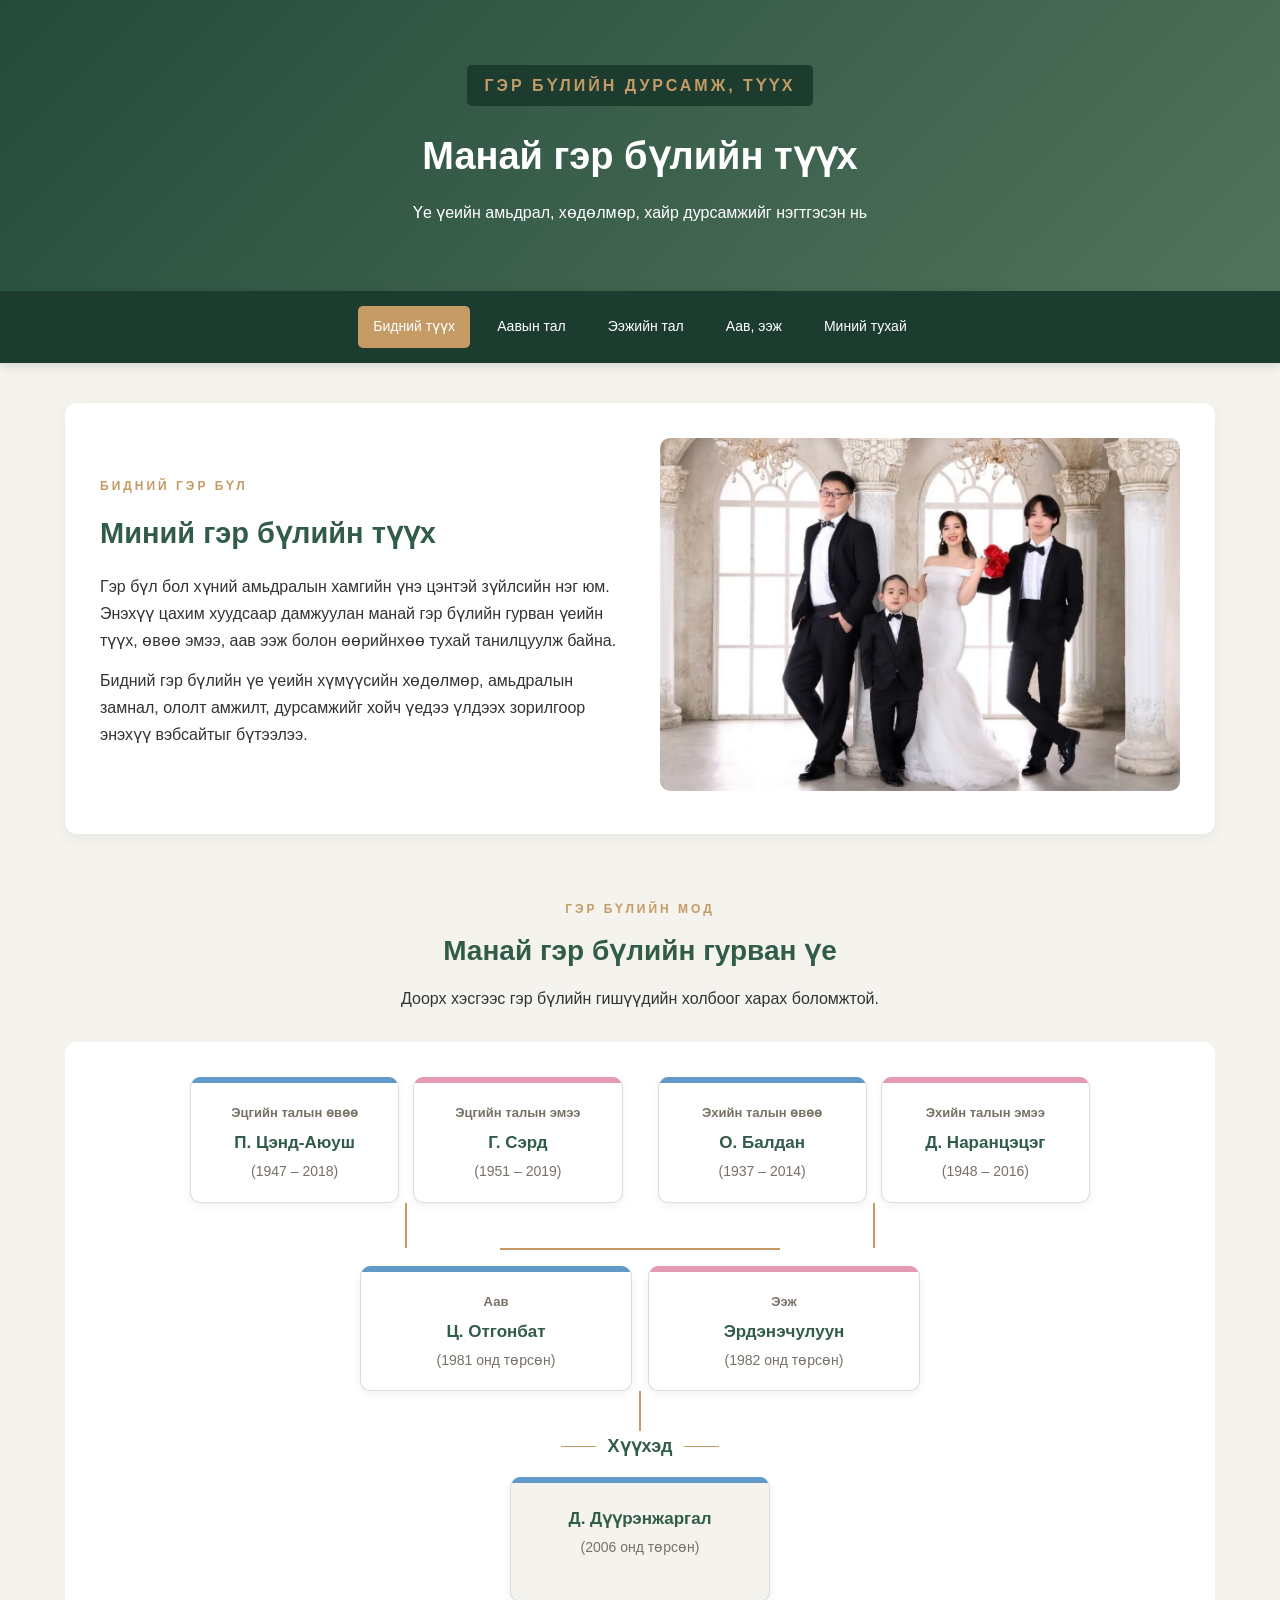
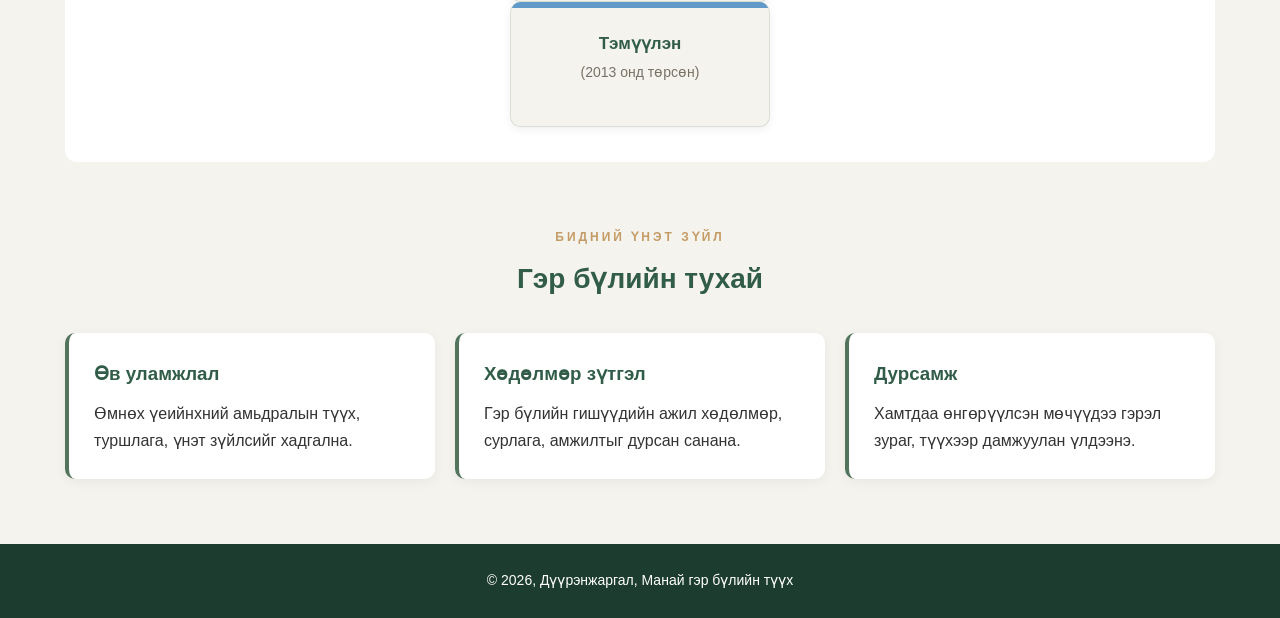
<file: index.html>
<!DOCTYPE html>
<html lang="mn">
<head>
    <meta charset="UTF-8">
    <meta name="viewport" content="width=device-width, initial-scale=1.0">
    <title>Манай гэр бүлийн түүх</title>
    <link rel="stylesheet" href="css/style.css">
</head>
<body>

<header class="hero">
    <p class="eyebrow">ГЭР БҮЛИЙН ДУРСАМЖ, ТҮҮХ</p>
    <h1>Манай гэр бүлийн түүх</h1>
    <p>Үе үеийн амьдрал, хөдөлмөр, хайр дурсамжийг нэгтгэсэн нь</p>
</header>

<nav class="navbar">
    <div class="nav-links">
        <a href="index.html" class="active">Бидний түүх</a>
        <a href="father-side.html">Аавын тал</a>
        <a href="mother-side.html">Ээжийн тал</a>
        <a href="parents.html">Аав, ээж</a>
        <a href="about-me.html">Миний тухай</a>
    </div>
</nav>

<main class="container">

    <!-- ГЭР БҮЛИЙН ТАНИЛЦУУЛГА -->
    <section class="intro-section">

        <div class="intro-text">
            <p class="eyebrow">БИДНИЙ ГЭР БҮЛ</p>

            <h2>Миний гэр бүлийн түүх</h2>

            <p>
                Гэр бүл бол хүний амьдралын хамгийн үнэ цэнтэй зүйлсийн нэг юм.
                Энэхүү цахим хуудсаар дамжуулан манай гэр бүлийн гурван үеийн
                түүх, өвөө эмээ, аав ээж болон өөрийнхөө тухай танилцуулж байна.
            </p>

            <p>
                Бидний гэр бүлийн үе үеийн хүмүүсийн хөдөлмөр, амьдралын замнал,
                ололт амжилт, дурсамжийг хойч үедээ үлдээх зорилгоор энэхүү
                вэбсайтыг бүтээлээ.
            </p>
        </div>

        <div class="intro-image">
            <img src="images/family.jpg" alt="Манай гэр бүлийн зураг">
        </div>

    </section>


    <!-- ГЭР БҮЛИЙН УРГИЙН МОД -->
    <section class="section">

        <div class="section-heading">
            <p class="eyebrow">ГЭР БҮЛИЙН МОД</p>
            <h2>Манай гэр бүлийн гурван үе</h2>
            <p>Доорх хэсгээс гэр бүлийн гишүүдийн холбоог харах боломжтой.</p>
        </div>

        <div class="family-tree">

            <!-- ӨВӨӨ, ЭМЭЭ -->
            <div class="tree-generation">

                <!-- ЭЦГИЙН ТАЛ -->
                <div class="tree-couple">

                    <div class="tree-card male">
                        <span class="gender-line"></span>
                        <small>Эцгийн талын өвөө</small>
                        <h3>П. Цэнд-Аюуш</h3>
                        <p>(1947 – 2018)</p>
                    </div>

                    <div class="tree-card female">
                        <span class="gender-line"></span>
                        <small>Эцгийн талын эмээ</small>
                        <h3>Г. Сэрд</h3>
                        <p>(1951 – 2019)</p>
                    </div>

                </div>

                <!-- ЭХИЙН ТАЛ -->
                <div class="tree-couple">

                    <div class="tree-card male">
                        <span class="gender-line"></span>
                        <small>Эхийн талын өвөө</small>
                        <h3>О. Балдан</h3>
                        <p>(1937 – 2014)</p>
                    </div>

                    <div class="tree-card female">
                        <span class="gender-line"></span>
                        <small>Эхийн талын эмээ</small>
                        <h3>Д. Наранцэцэг</h3>
                        <p>(1948 – 2016)</p>
                    </div>

                </div>

            </div>


            <!-- ӨВӨӨ, ЭМЭЭГЭЭС ААВ ЭЭЖ РҮҮ ХОЛБОХ -->
            <div class="tree-branches">
                <div class="branch"></div>
                <div class="branch"></div>
            </div>


            <!-- ААВ, ЭЭЖ -->
            <div class="parents-connection">

                <div class="tree-level">

                    <div class="tree-card male">
                        <span class="gender-line"></span>
                        <small>Аав</small>
                        <h3>Ц. Отгонбат</h3>
                        <p>(1981 онд төрсөн)</p>
                    </div>

                    <div class="tree-card female">
                        <span class="gender-line"></span>
                        <small>Ээж</small>
                        <h3>Эрдэнэчулуун</h3>
                        <p>(1982 онд төрсөн)</p>
                    </div>

                </div>

            </div>


            <!-- ААВ ЭЭЖЭЭС ХҮҮХЭД РҮҮ -->
            <div class="child-branch"></div>


            <!-- ХҮҮХЭД -->
            <div class="children-area">

                <h3 class="children-title">
                    <span></span>
                    Хүүхэд
                    <span></span>
                </h3>

                <div class="tree-card highlight-card male">
                    <span class="gender-line"></span>
                    <h3>Д. Дүүрэнжаргал</h3>
                    <p>(2006 онд төрсөн)</p>
                </div>

                <div class="tree-card highlight-card male">
                    <span class="gender-line"></span>
                    <h3>Тэмүүлэн</h3>
                    <p>(2013 онд төрсөн)</p>
                </div>

            </div>

        </div>

    </section>


    <!-- ГЭР БҮЛИЙН ҮНЭТ ЗҮЙЛ -->
    <section class="section">

        <div class="section-heading">
            <p class="eyebrow">БИДНИЙ ҮНЭТ ЗҮЙЛ</p>
            <h2>Гэр бүлийн тухай</h2>
        </div>

        <div class="three-columns">

            <article class="info-card">
                <h3>Өв уламжлал</h3>
                <p>
                    Өмнөх үеийнхний амьдралын түүх, туршлага,
                    үнэт зүйлсийг хадгална.
                </p>
            </article>

            <article class="info-card">
                <h3>Хөдөлмөр зүтгэл</h3>
                <p>
                    Гэр бүлийн гишүүдийн ажил хөдөлмөр,
                    сурлага, амжилтыг дурсан санана.
                </p>
            </article>

            <article class="info-card">
                <h3>Дурсамж</h3>
                <p>
                    Хамтдаа өнгөрүүлсэн мөчүүдээ гэрэл зураг,
                    түүхээр дамжуулан үлдээнэ.
                </p>
            </article>

        </div>

    </section>

</main>


<!-- FOOTER -->
<footer>
    <p>© 2026, Дүүрэнжаргал, Манай гэр бүлийн түүх</p>

</footer>

</body>
</html>
</file>
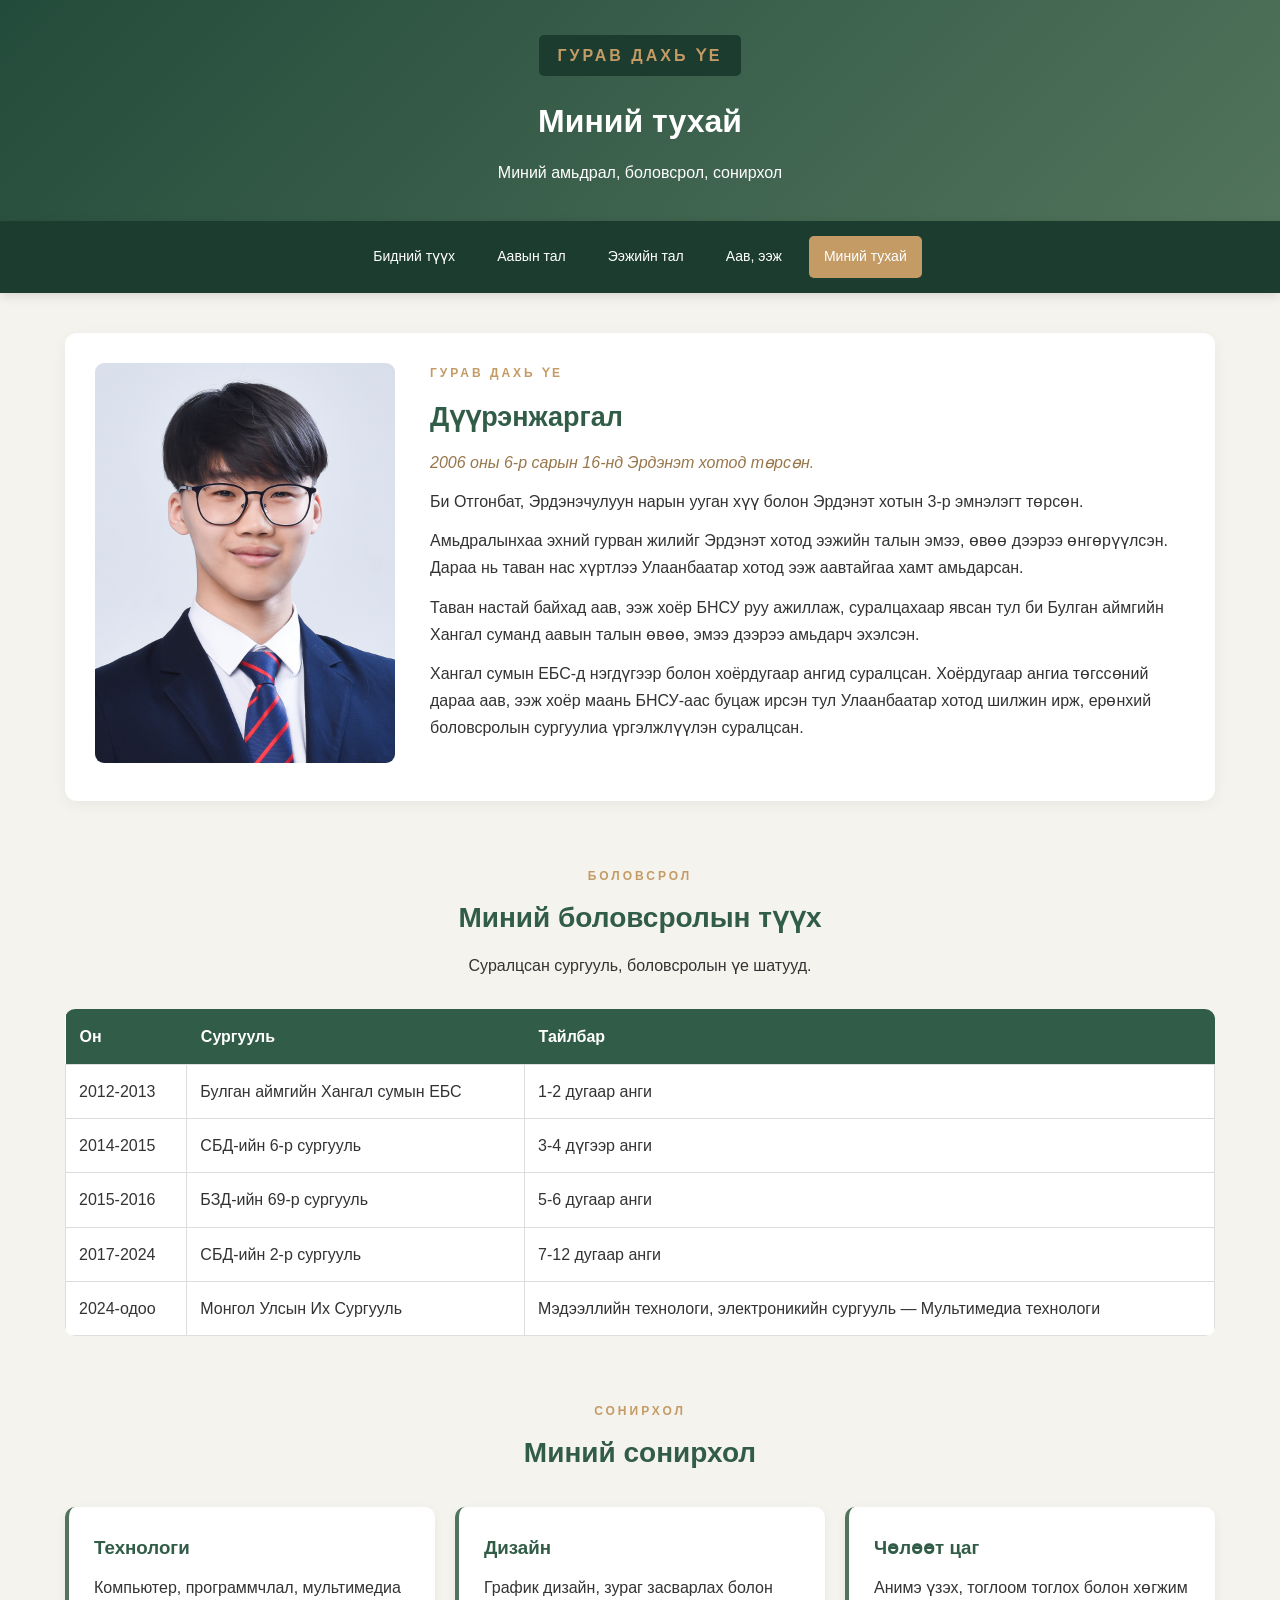
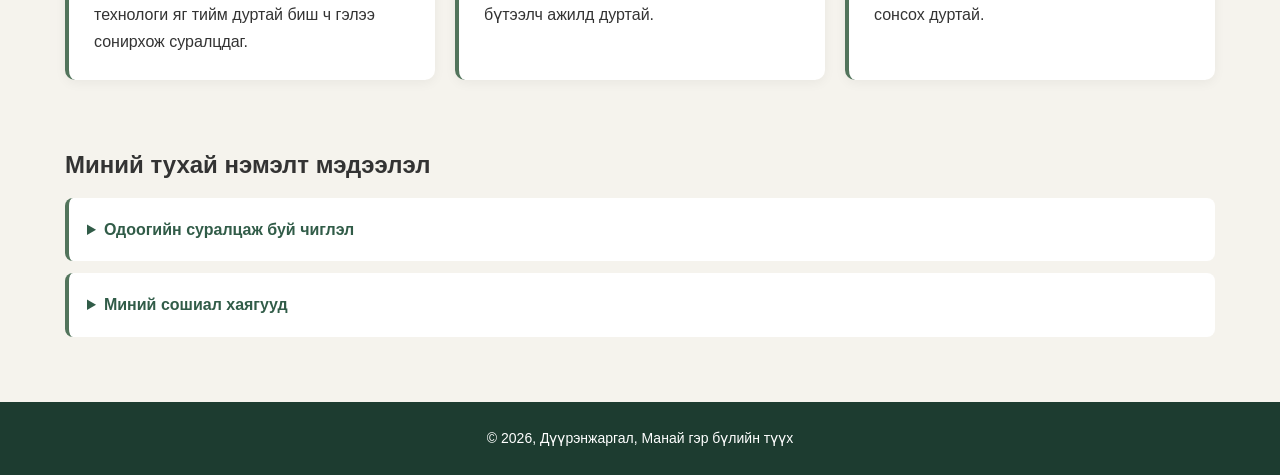
<file: about-me.html>
<!DOCTYPE html>
<html lang="mn">
<head>
    <meta charset="UTF-8">
    <meta name="viewport" content="width=device-width, initial-scale=1.0">
    <title>Миний тухай</title>
    <link rel="stylesheet" href="css/style.css">
</head>
<body>

<header class="hero small-hero">
    <p class="eyebrow">ГУРАВ ДАХЬ ҮЕ</p>
    <h1>Миний тухай</h1>
    <p>Миний амьдрал, боловсрол, сонирхол</p>
</header>

<nav class="navbar">
    <div class="nav-links">
        <a href="index.html">Бидний түүх</a>
        <a href="father-side.html">Аавын тал</a>
        <a href="mother-side.html">Ээжийн тал</a>
        <a href="parents.html">Аав, ээж</a>
        <a href="about-me.html" class="active">Миний тухай</a>
    </div>
</nav>

<main class="container">

    <section class="profile-section">
        <div class="profile-image">
            <img src="images/me.JPG" alt="Миний зураг">
        </div>

        <div class="profile-content">
            <p class="eyebrow">ГУРАВ ДАХЬ ҮЕ</p>
            <h2>Дүүрэнжаргал</h2>
            <p class="profile-meta">2006 оны 6-р сарын 16-нд Эрдэнэт хотод төрсөн.</p>

            <p>
                Би Отгонбат, Эрдэнэчулуун нарын ууган хүү болон
                Эрдэнэт хотын 3-р эмнэлэгт төрсөн.
            </p>

            <p>
                Амьдралынхаа эхний гурван жилийг Эрдэнэт хотод ээжийн талын эмээ, өвөө дээрээ
                өнгөрүүлсэн. Дараа нь таван нас хүртлээ Улаанбаатар хотод
                ээж аавтайгаа хамт амьдарсан.
            </p>

            <p>
                Таван настай байхад аав, ээж хоёр БНСУ руу ажиллаж,
                суралцахаар явсан тул би Булган аймгийн Хангал суманд
                аавын талын өвөө, эмээ дээрээ амьдарч эхэлсэн.
            </p>

            <p>
                Хангал сумын ЕБС-д нэгдүгээр болон хоёрдугаар ангид
                суралцсан. Хоёрдугаар ангиа төгссөний дараа аав, ээж
                хоёр маань БНСУ-аас буцаж ирсэн тул Улаанбаатар хотод шилжин ирж,
                ерөнхий боловсролын сургуулиа үргэлжлүүлэн суралцсан.
            </p>
        </div>
    </section>

    <section class="section">
        <div class="section-heading">
            <p class="eyebrow">БОЛОВСРОЛ</p>
            <h2>Миний боловсролын түүх</h2>
            <p>Суралцсан сургууль, боловсролын үе шатууд.</p>
        </div>

        <div class="table-wrapper">
            <table class="history-table">
                <thead>
                    <tr>
                        <th>Он</th>
                        <th>Сургууль</th>
                        <th>Тайлбар</th>
                    </tr>
                </thead>
                <tbody>
                    <tr>
                        <td>2012-2013</td>
                        <td>Булган аймгийн Хангал сумын ЕБС</td>
                        <td>1-2 дугаар анги</td>
                    </tr>
                    <tr>
                        <td>2014-2015</td>
                        <td>СБД-ийн 6-р сургууль</td>
                        <td>3-4 дүгээр анги</td>
                    </tr>
                    <tr>
                        <td>2015-2016</td>
                        <td>БЗД-ийн 69-р сургууль</td>
                        <td>5-6 дугаар анги</td>
                    </tr>
                    <tr>
                        <td>2017-2024</td>
                        <td>СБД-ийн 2-р сургууль</td>
                        <td>7-12 дугаар анги</td>
                    </tr>
                    <tr>
                        <td>2024-одоо</td>
                        <td>Монгол Улсын Их Сургууль</td>
                        <td>Мэдээллийн технологи, электроникийн сургууль — Мультимедиа технологи</td>
                    </tr>
                </tbody>
            </table>
        </div>
    </section>

    <section class="section">
        <div class="section-heading">
            <p class="eyebrow">СОНИРХОЛ</p>
            <h2>Миний сонирхол</h2>
        </div>

        <div class="three-columns">
            <article class="info-card">
                <h3>Технологи</h3>
                <p>Компьютер, программчлал, мультимедиа технологи яг тийм дуртай биш ч гэлээ сонирхож суралцдаг.</p>
            </article>

            <article class="info-card">
                <h3>Дизайн</h3>
                <p>График дизайн, зураг засварлах болон бүтээлч ажилд дуртай.</p>
            </article>

            <article class="info-card">
                <h3>Чөлөөт цаг</h3>
                <p>Анимэ үзэх, тоглоом тоглох болон хөгжим сонсох дуртай.</p>
            </article>
        </div>
    </section>

    <section class="section">
        <h2>Миний тухай нэмэлт мэдээлэл</h2>

        <details class="details-box">
            <summary>Одоогийн суралцаж буй чиглэл</summary>
            <p>
                Монгол Улсын Их Сургуулийн Мэдээллийн технологи,
                электроникийн сургуульд Мультимедиа технологийн
                чиглэлээр 3 дахь жилдээ суралцаж байна.
            </p>
        <p>
            Мультимедиа үндэс хичээлийн хүрээнд хийсэн
            бие даалтын ажлын бичлэг:
        </p>

        <a href="https://youtu.be/EFzO6CyvXyM?si=iTK5WCOiN3YHfoqz" target="_blank" rel="noopener noreferrer">
            <strong>YouTube дээр үзэх ↗</strong>
        </a>
    </details>

    <details class="details-box">
        <summary>Миний сошиал хаягууд</summary>

       <ul class="social-list">
        <li>
            <a href="https://www.instagram.com/duureenee_" target="_blank">Instagram</a>
        </li>
        <li>
            <a href="https://www.tiktok.com/@duureenee_?_r=1&_d=secCgYIASAHKAESPgo8j7yW2O2KAhLPruUxQSbtPMf03TEg50gJIzkhaP%2B1NIaPy%2BDslKJ%2FJIAg46CymDHPN7k2KRe9iY%2FRNoeLGgA%3D&_svg=1&checksum=2dd35c135b366a93d84dca21e876f95ca469c2e5ef000455eccaebfed2e9257a&item_author_type=1&reflow_sign_scene=7&rgssign=8.1.teAR1qZC9jIPKeew7ud1ng&sec_uid=MS4wLjABAAAAX5sRuEu1v2vLF45dK7wV9_Ve76e9AamxKpC_0fDRvYIUpPPIGw77Z9GDJSV2_k1_&sec_user_id=MS4wLjABAAAAX5sRuEu1v2vLF45dK7wV9_Ve76e9AamxKpC_0fDRvYIUpPPIGw77Z9GDJSV2_k1_&share_app_id=1233&share_author_id=6842816240626041861&share_link_id=9626656A-C388-4F99-AD65-F47573C6F922&share_region=MN&share_scene=1&sharer_language=en&social_share_type=4&source=h5_m&timestamp=1793550950&tt_from=copy&u_code=dd5gegm5gfdmmf&ug_btm=b0%2Cb0&user_id=6842816240626041861&utm_campaign=client_share&utm_medium=ios&utm_source=copy" target="_blank">TikTok</a>
        </li>
        <li>
            <a href="https://myanimelist.net/profile/duureenee?fbclid=IwVERDUAVUSlVleHRuA2FlbQIxMABwZG9mBWZkaWQWURbY0_G-WnhKmyNKahvS2L7gHcFxB3NydGMGYXBwX2lkCjY2Mjg1NjgzNzkAAR9ciQbsytD7GZ3TfmYDqZSru9wE37VJFkavtP6SkW127RtyiBxyV8KncRisOA_aem_poY-aoRYhwtYkMkJLmKjZQ" target="_blank">MyAnimeList</a>
        </li>
    </ul>
    </details>
</section>

</main>

<footer>
    <p>© 2026, Дүүрэнжаргал, Манай гэр бүлийн түүх</p>
</footer>

</body>
</html>
</file>
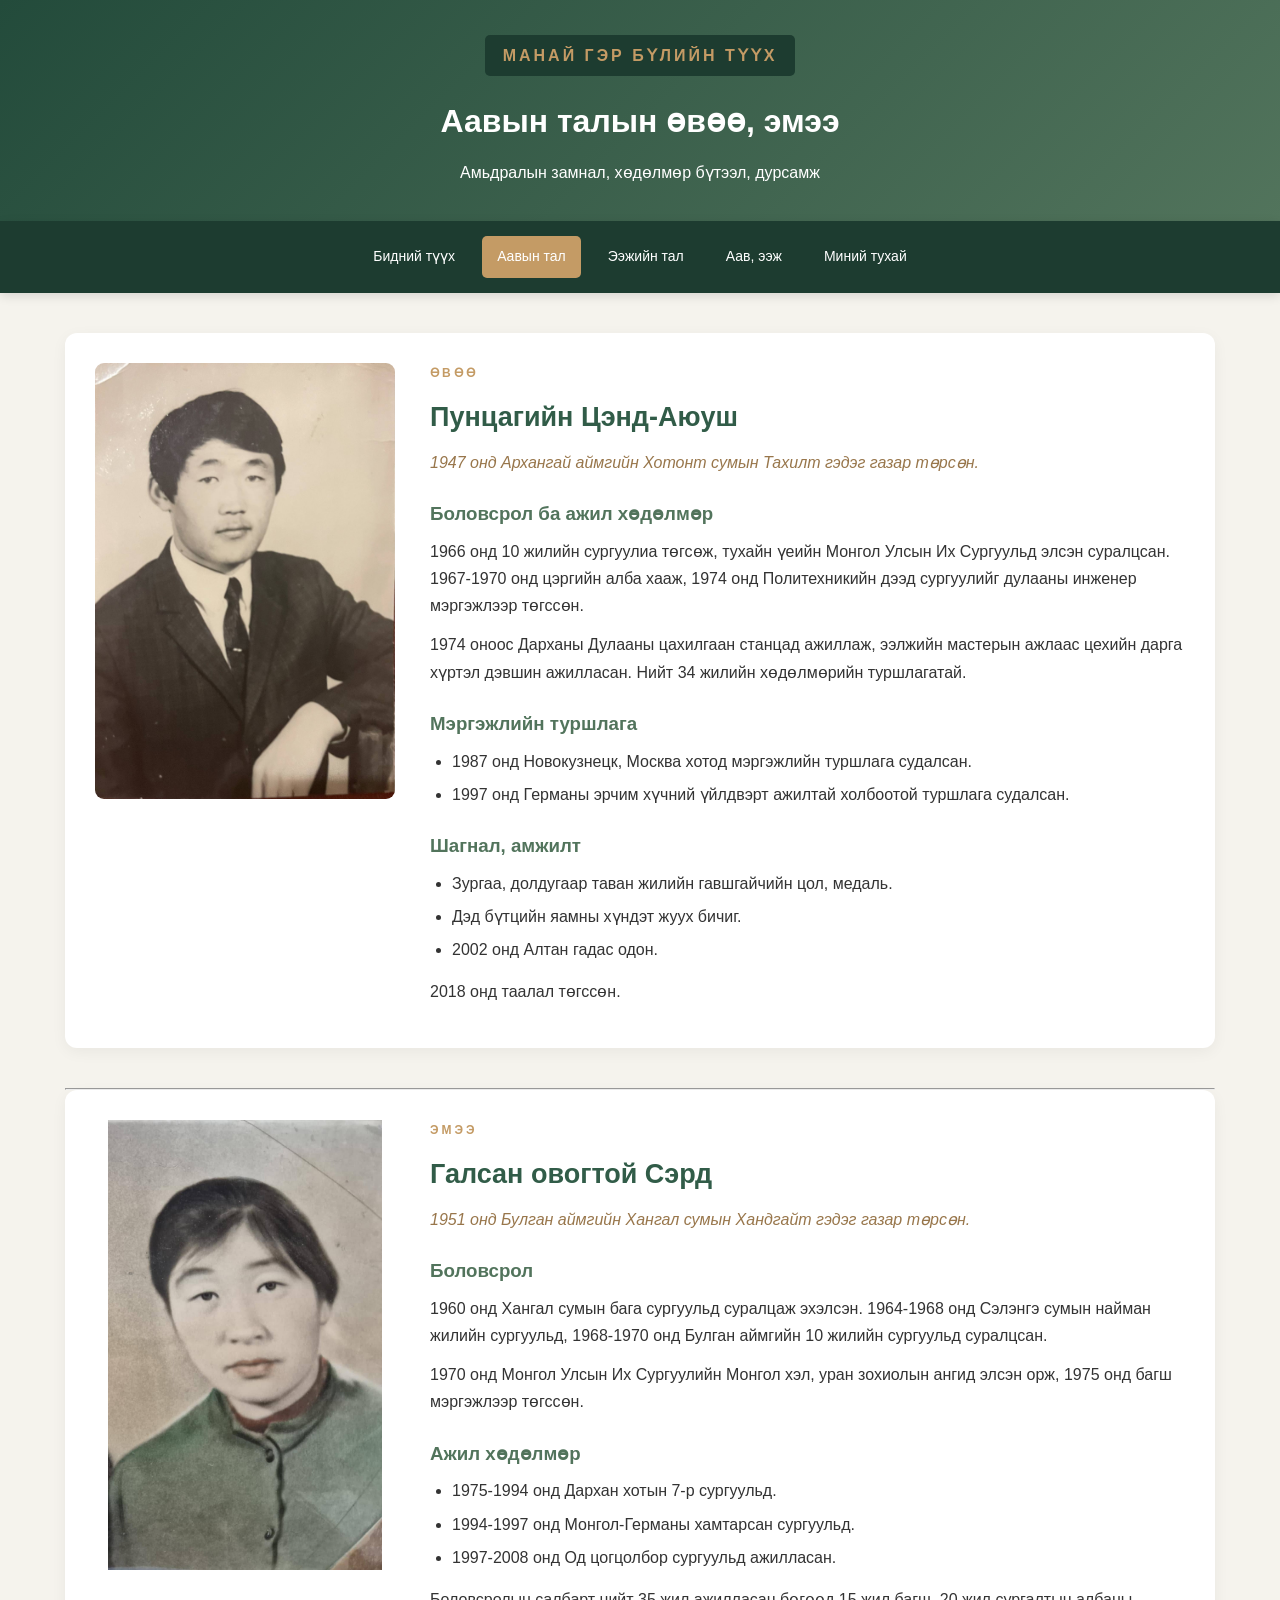
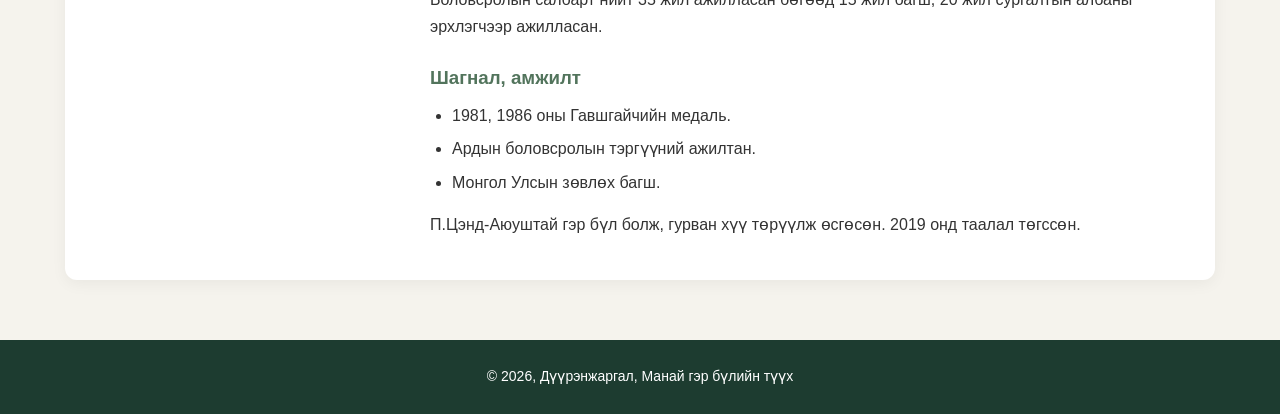
<file: father-side.html>
<!DOCTYPE html>
<html lang="mn">
<head>
    <meta charset="UTF-8">
    <meta name="viewport" content="width=device-width, initial-scale=1.0">
    <title>Аавын талын түүх</title>
    <link rel="stylesheet" href="css/style.css">
</head>
<body>

<header class="hero small-hero">
    <p class="eyebrow">МАНАЙ ГЭР БҮЛИЙН ТҮҮХ</p>
    <h1>Аавын талын өвөө, эмээ</h1>
    <p>Амьдралын замнал, хөдөлмөр бүтээл, дурсамж</p>
</header>

<nav class="navbar">
    <div class="nav-links">
        <a href="index.html">Бидний түүх</a>
        <a href="father-side.html" class="active">Аавын тал</a>
        <a href="mother-side.html">Ээжийн тал</a>
        <a href="parents.html">Аав, ээж</a>
        <a href="about-me.html">Миний тухай</a>
    </div>
</nav>

<main class="container">

    <section class="profile-section">
        <div class="profile-image">
            <img src="images/grandfather1.jpg" alt="П.Цэнд-Аюушийн зураг">
        </div>

        <div class="profile-content">
            <p class="eyebrow">ӨВӨӨ</p>
            <h2>Пунцагийн Цэнд-Аюуш</h2>
            <p class="profile-meta">1947 онд Архангай аймгийн Хотонт сумын Тахилт гэдэг газар төрсөн.</p>

            <h3>Боловсрол ба ажил хөдөлмөр</h3>
            <p>
                1966 онд 10 жилийн сургуулиа төгсөж, тухайн үеийн Монгол Улсын
                Их Сургуульд элсэн суралцсан. 1967-1970 онд цэргийн алба хааж,
                1974 онд Политехникийн дээд сургуулийг дулааны инженер мэргэжлээр төгссөн.
            </p>
            <p>
                1974 оноос Дарханы Дулааны цахилгаан станцад ажиллаж,
                ээлжийн мастерын ажлаас цехийн дарга хүртэл дэвшин ажилласан.
                Нийт 34 жилийн хөдөлмөрийн туршлагатай.
            </p>

            <h3>Мэргэжлийн туршлага</h3>
            <ul>
                <li>1987 онд Новокузнецк, Москва хотод мэргэжлийн туршлага судалсан.</li>
                <li>1997 онд Германы эрчим хүчний үйлдвэрт ажилтай холбоотой туршлага судалсан.</li>
            </ul>

            <h3>Шагнал, амжилт</h3>
            <ul>
                <li>Зургаа, долдугаар таван жилийн гавшгайчийн цол, медаль.</li>
                <li>Дэд бүтцийн яамны хүндэт жуух бичиг.</li>
                <li>2002 онд Алтан гадас одон.</li>
            </ul>

            <p>2018 онд таалал төгссөн.</p>
        </div>
    </section>

    <hr>

    <section class="profile-section">
        <div class="profile-image">
            <img src="images/grandmother1.jpg" alt="Г.Сэрдийн зураг">
        </div>

        <div class="profile-content">
            <p class="eyebrow">ЭМЭЭ</p>
            <h2>Галсан овогтой Сэрд</h2>
            <p class="profile-meta">1951 онд Булган аймгийн Хангал сумын Хандгайт гэдэг газар төрсөн.</p>

            <h3>Боловсрол</h3>
            <p>
                1960 онд Хангал сумын бага сургуульд суралцаж эхэлсэн.
                1964-1968 онд Сэлэнгэ сумын найман жилийн сургуульд,
                1968-1970 онд Булган аймгийн 10 жилийн сургуульд суралцсан.
            </p>
            <p>
                1970 онд Монгол Улсын Их Сургуулийн Монгол хэл, уран зохиолын
                ангид элсэн орж, 1975 онд багш мэргэжлээр төгссөн.
            </p>

            <h3>Ажил хөдөлмөр</h3>
            <ul>
                <li>1975-1994 онд Дархан хотын 7-р сургуульд.</li>
                <li>1994-1997 онд Монгол-Германы хамтарсан сургуульд.</li>
                <li>1997-2008 онд Од цогцолбор сургуульд ажилласан.</li>
            </ul>
            <p>
                Боловсролын салбарт нийт 35 жил ажилласан бөгөөд 15 жил багш,
                20 жил сургалтын албаны эрхлэгчээр ажилласан.
            </p>

            <h3>Шагнал, амжилт</h3>
            <ul>
                <li>1981, 1986 оны Гавшгайчийн медаль.</li>
                <li>Ардын боловсролын тэргүүний ажилтан.</li>
                <li>Монгол Улсын зөвлөх багш.</li>
            </ul>

            <p>
                П.Цэнд-Аюуштай гэр бүл болж, гурван хүү төрүүлж өсгөсөн.
                2019 онд таалал төгссөн.
            </p>
        </div>
    </section>

</main>

<footer>
    <p>© 2026, Дүүрэнжаргал, Манай гэр бүлийн түүх</p>
</footer>

</body>
</html>
</file>
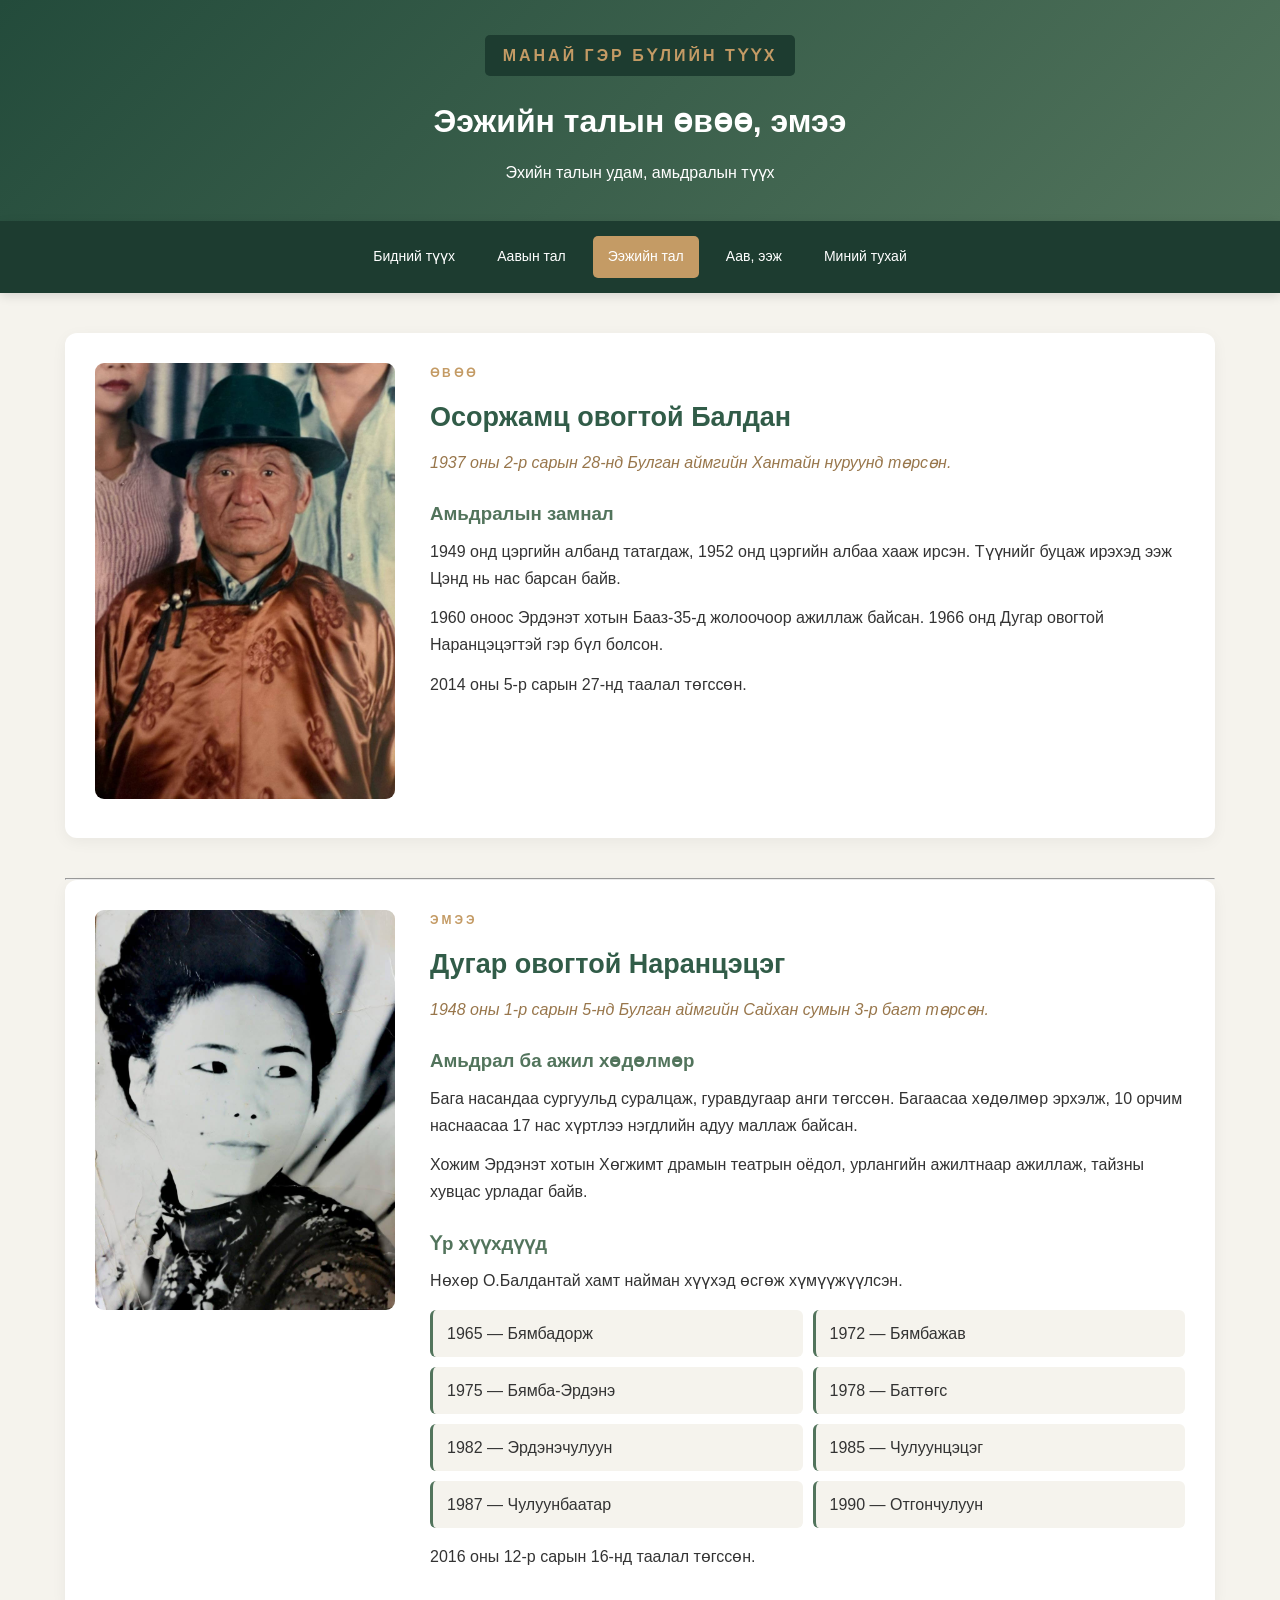
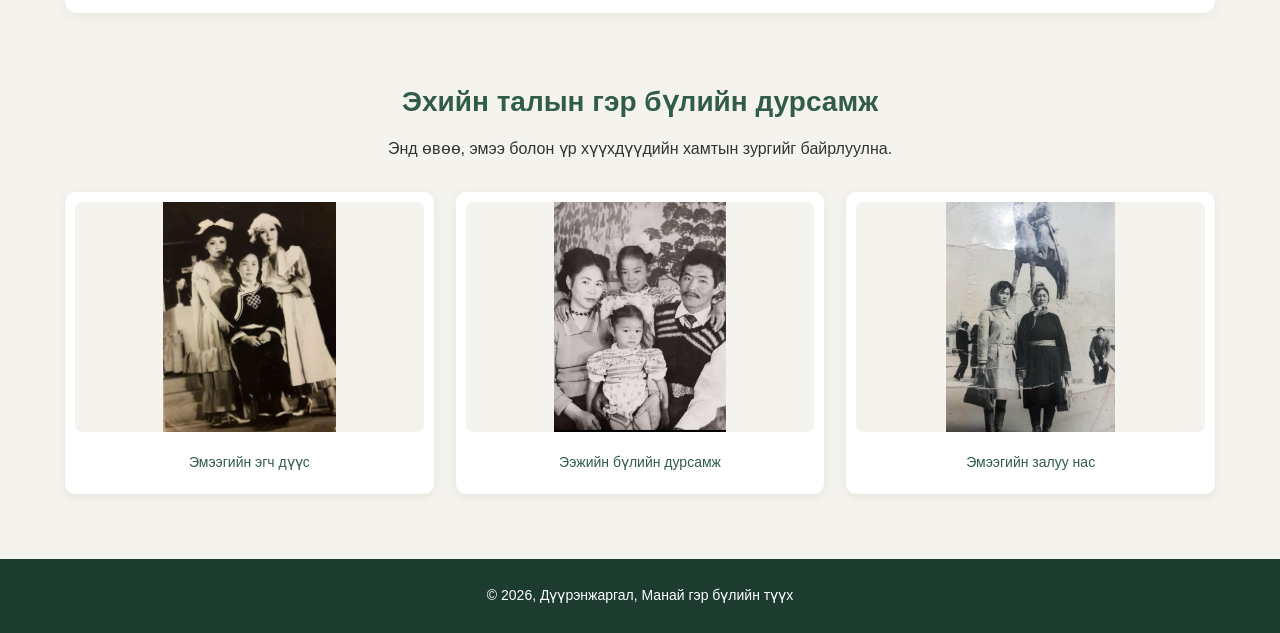
<file: mother-side.html>
<!DOCTYPE html>
<html lang="mn">
<head>
    <meta charset="UTF-8">
    <meta name="viewport" content="width=device-width, initial-scale=1.0">
    <title>Ээжийн талын түүх</title>
    <link rel="stylesheet" href="css/style.css">
</head>
<body>

<header class="hero small-hero">
    <p class="eyebrow">МАНАЙ ГЭР БҮЛИЙН ТҮҮХ</p>
    <h1>Ээжийн талын өвөө, эмээ</h1>
    <p>Эхийн талын удам, амьдралын түүх</p>
</header>

<nav class="navbar">
    <div class="nav-links">
        <a href="index.html">Бидний түүх</a>
        <a href="father-side.html">Аавын тал</a>
        <a href="mother-side.html" class="active">Ээжийн тал</a>
        <a href="parents.html">Аав, ээж</a>
        <a href="about-me.html">Миний тухай</a>

    </div>
</nav>

<main class="container">

    <section class="profile-section">
        <div class="profile-image">
            <img src="images/grandfather2.jpg" alt="О.Балдангийн зураг">
        </div>

        <div class="profile-content">
            <p class="eyebrow">ӨВӨӨ</p>
            <h2>Осоржамц овогтой Балдан</h2>
            <p class="profile-meta">1937 оны 2-р сарын 28-нд Булган аймгийн Хантайн нуруунд төрсөн.</p>

        
            <h3>Амьдралын замнал</h3>
            <p>
                1949 онд цэргийн албанд татагдаж, 1952 онд цэргийн албаа
                хааж ирсэн. Түүнийг буцаж ирэхэд ээж Цэнд нь нас барсан байв.
            </p>
            <p>
                1960 оноос Эрдэнэт хотын Бааз-35-д жолоочоор ажиллаж байсан.
                1966 онд Дугар овогтой Наранцэцэгтэй гэр бүл болсон.
            </p>
            <p>2014 оны 5-р сарын 27-нд таалал төгссөн.</p>
        </div>
    </section>

    <hr>

    <section class="profile-section">
        <div class="profile-image">
            <img src="images/grandmother2.jpg" alt="Д.Наранцэцэгийн зураг">
        </div>

        <div class="profile-content">
            <p class="eyebrow">ЭМЭЭ</p>
            <h2>Дугар овогтой Наранцэцэг</h2>
            <p class="profile-meta">1948 оны 1-р сарын 5-нд Булган аймгийн Сайхан сумын 3-р багт төрсөн.</p>

            <h3>Амьдрал ба ажил хөдөлмөр</h3>
            <p>
                Бага насандаа сургуульд суралцаж, гуравдугаар анги төгссөн.
                Багаасаа хөдөлмөр эрхэлж, 10 орчим наснаасаа 17 нас хүртлээ
                нэгдлийн адуу маллаж байсан.
            </p>
            <p>
                Хожим Эрдэнэт хотын Хөгжимт драмын театрын оёдол,
                урлангийн ажилтнаар ажиллаж, тайзны хувцас урладаг байв.
            </p>

            <h3>Үр хүүхдүүд</h3>
            <p>Нөхөр О.Балдантай хамт найман хүүхэд өсгөж хүмүүжүүлсэн.</p>

            <div class="children-list">
                <div>1965 — Бямбадорж</div>
                <div>1972 — Бямбажав</div>
                <div>1975 — Бямба-Эрдэнэ</div>
                <div>1978 — Баттөгс</div>
                <div>1982 — Эрдэнэчулуун</div>
                <div>1985 — Чулуунцэцэг</div>
                <div>1987 — Чулуунбаатар</div>
                <div>1990 — Отгончулуун</div>
            </div>

            <p>2016 оны 12-р сарын 16-нд таалал төгссөн.</p>
        </div>
    </section>

    <section class="section">
        <div class="section-heading">
            <h2>Эхийн талын гэр бүлийн дурсамж</h2>
            <p>Энд өвөө, эмээ болон үр хүүхдүүдийн хамтын зургийг байрлуулна.</p>
        </div>

        <div class="gallery-grid">
            <figure>
                <img src="images/mother-family1.jpg" alt="Эхийн талын гэр бүлийн зураг">
                <figcaption>Эмээгийн эгч дүүс</figcaption>
            </figure>

            <figure>
                <img src="images/mother-family2.jpg" alt="Гэр бүлийн дурсгалт зураг">
                <figcaption>Ээжийн бүлийн дурсамж</figcaption>
            </figure>

            <figure>
               <img src="images/mother-family3.jpg" alt="Залуу насны зураг">
               <figcaption>Эмээгийн залуу нас</figcaption>
            </figure>
        </div>
    </section>

</main>

<footer>
    <p>© 2026, Дүүрэнжаргал, Манай гэр бүлийн түүх</p>
</footer>

</body>
</html>
</file>
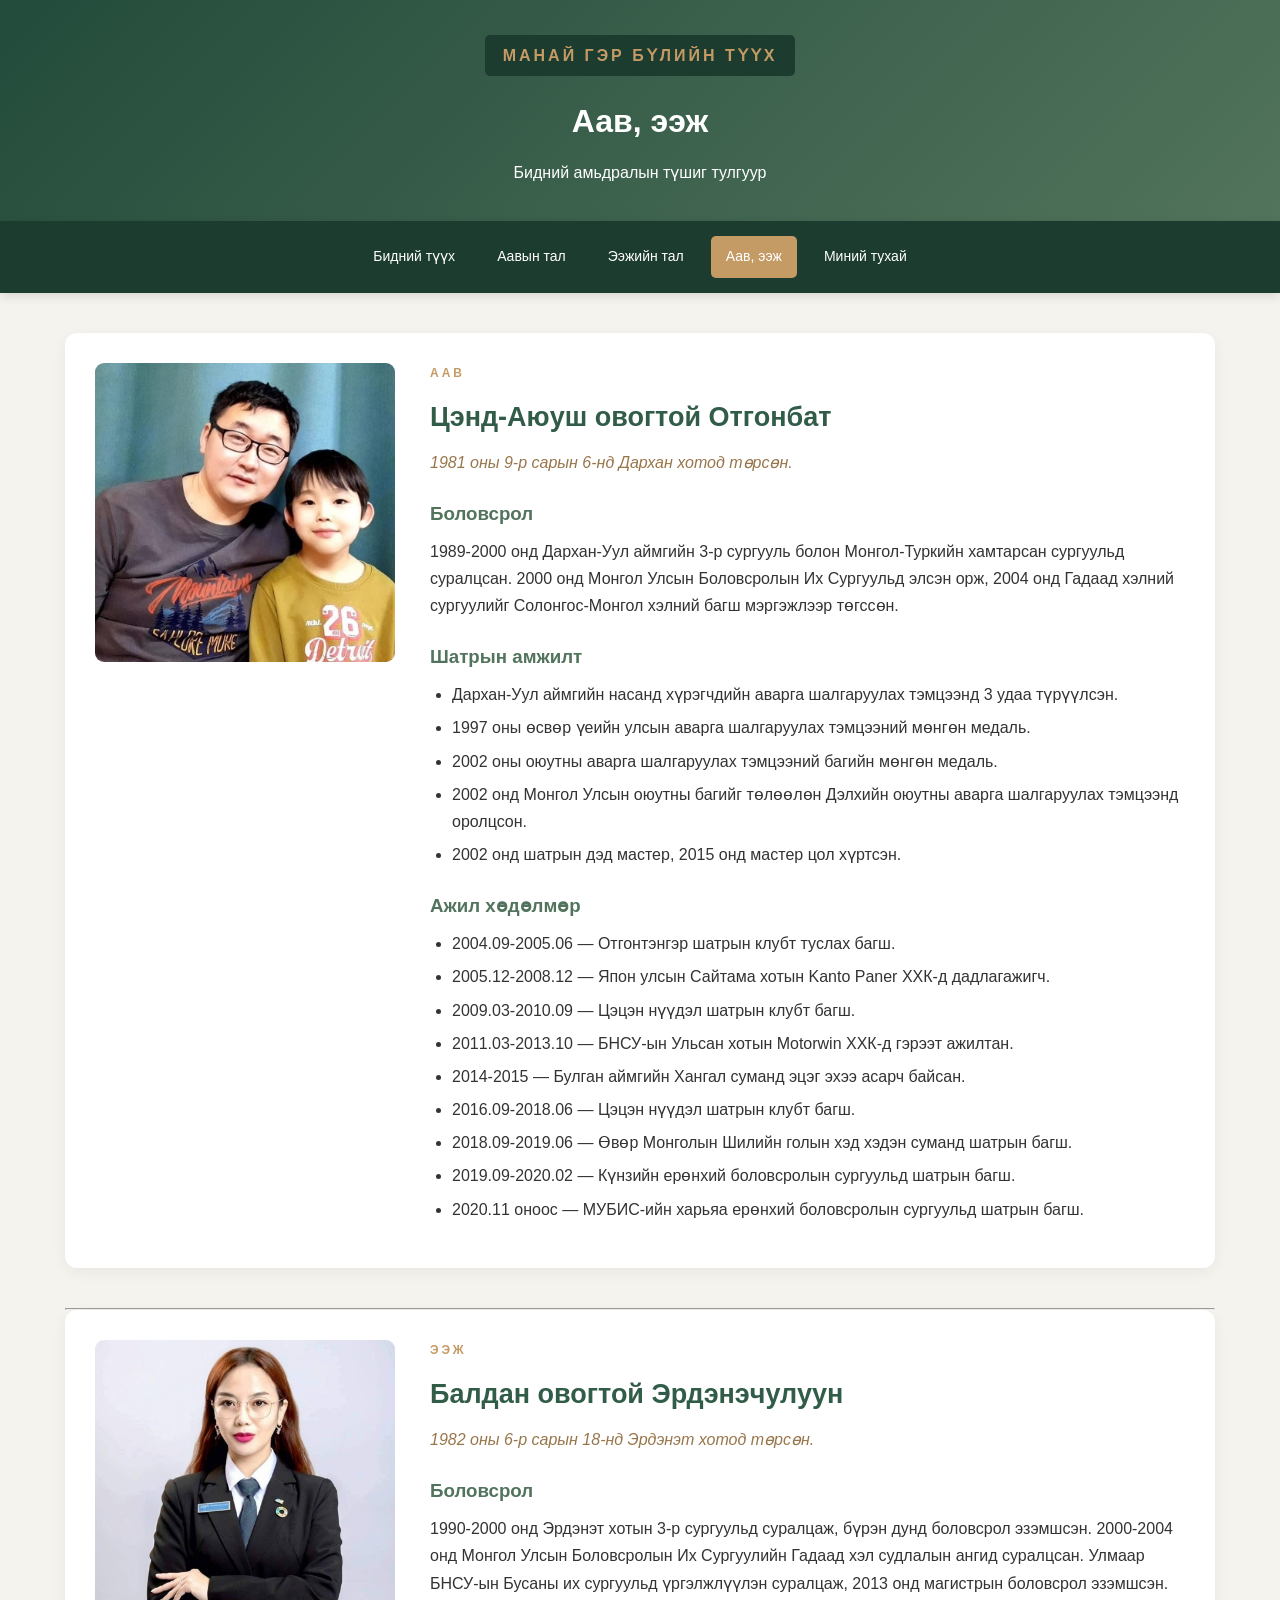
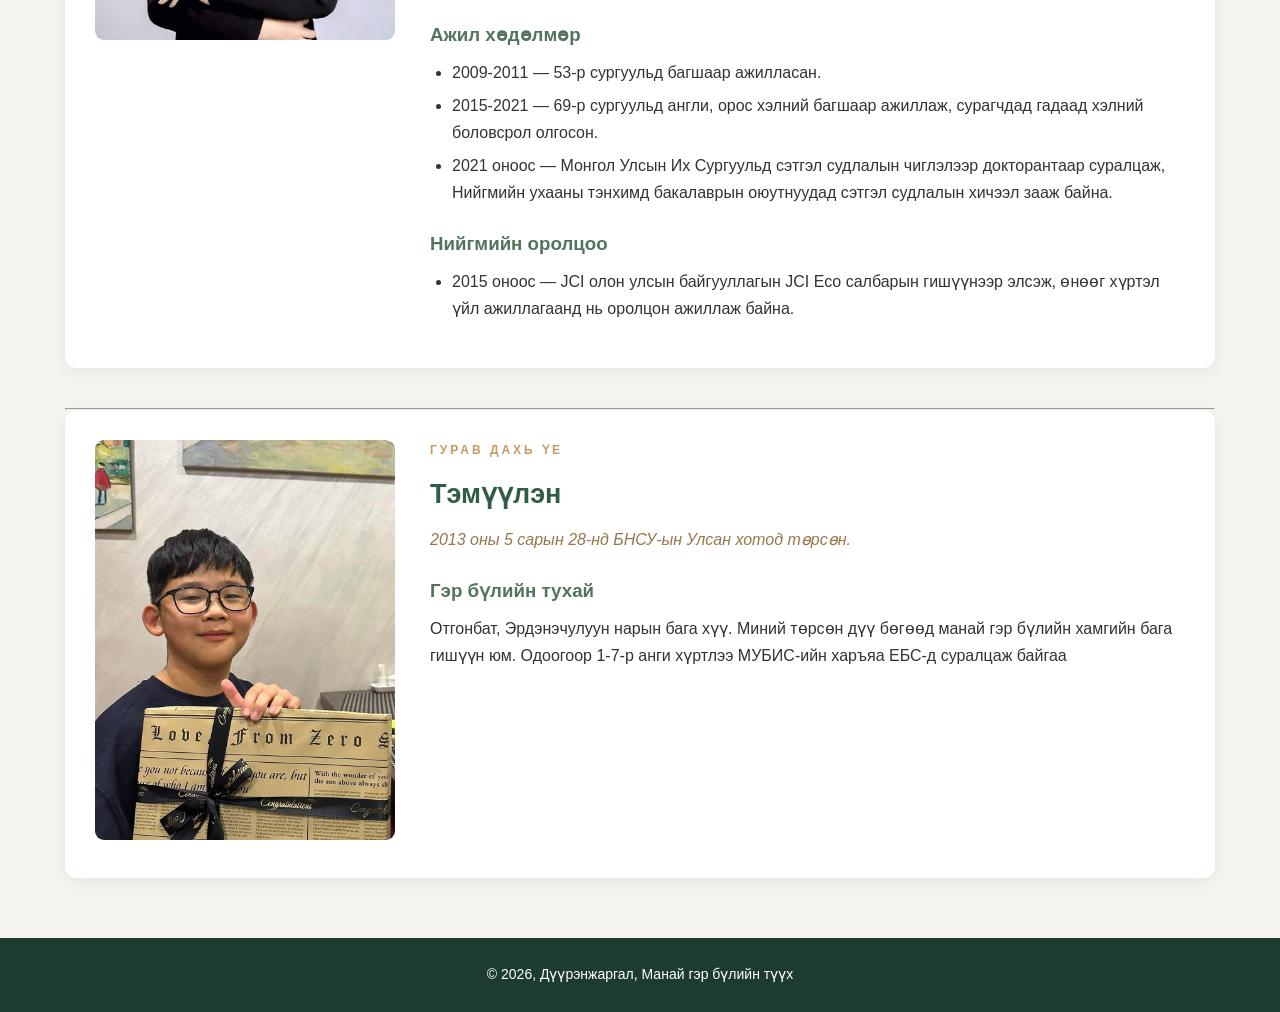
<file: parents.html>
<!DOCTYPE html>
<html lang="mn">
<head>
    <meta charset="UTF-8">
    <meta name="viewport" content="width=device-width, initial-scale=1.0">
    <title>Аав, ээжийн тухай</title>
    <link rel="stylesheet" href="css/style.css">
</head>
<body>

<header class="hero small-hero">
    <p class="eyebrow">МАНАЙ ГЭР БҮЛИЙН ТҮҮХ</p>
    <h1>Аав, ээж</h1>
    <p>Бидний амьдралын түшиг тулгуур</p>
</header>

<nav class="navbar">
    <div class="nav-links">
        <a href="index.html">Бидний түүх</a>
        <a href="father-side.html">Аавын тал</a>
        <a href="mother-side.html">Ээжийн тал</a>
        <a href="parents.html" class="active">Аав, ээж</a>
        <a href="about-me.html">Миний тухай</a>
    </div>
</nav>

<main class="container">

    <section class="profile-section">
        <div class="profile-image">
            <img src="images/father.JPG" alt="Аавын зураг">
        </div>

        <div class="profile-content">
            <p class="eyebrow">ААВ</p>
            <h2>Цэнд-Аюуш овогтой Отгонбат</h2>
            <p class="profile-meta">1981 оны 9-р сарын 6-нд Дархан хотод төрсөн.</p>

            <h3>Боловсрол</h3>
            <p>
                1989-2000 онд Дархан-Уул аймгийн 3-р сургууль болон
                Монгол-Туркийн хамтарсан сургуульд суралцсан.
                2000 онд Монгол Улсын Боловсролын Их Сургуульд элсэн орж,
                2004 онд Гадаад хэлний сургуулийг Солонгос-Монгол хэлний
                багш мэргэжлээр төгссөн.
            </p>

            <h3>Шатрын амжилт</h3>
            <ul>
                <li>Дархан-Уул аймгийн насанд хүрэгчдийн аварга шалгаруулах тэмцээнд 3 удаа түрүүлсэн.</li>
                <li>1997 оны өсвөр үеийн улсын аварга шалгаруулах тэмцээний мөнгөн медаль.</li>
                <li>2002 оны оюутны аварга шалгаруулах тэмцээний багийн мөнгөн медаль.</li>
                <li>2002 онд Монгол Улсын оюутны багийг төлөөлөн Дэлхийн оюутны аварга шалгаруулах тэмцээнд оролцсон.</li>
                <li>2002 онд шатрын дэд мастер, 2015 онд мастер цол хүртсэн.</li>
            </ul>

            <h3>Ажил хөдөлмөр</h3>
            <ul>
                <li>2004.09-2005.06 — Отгонтэнгэр шатрын клубт туслах багш.</li>
                <li>2005.12-2008.12 — Япон улсын Сайтама хотын Kanto Paner ХХК-д дадлагажигч.</li>
                <li>2009.03-2010.09 — Цэцэн нүүдэл шатрын клубт багш.</li>
                <li>2011.03-2013.10 — БНСУ-ын Ульсан хотын Motorwin ХХК-д гэрээт ажилтан.</li>
                <li>2014-2015 — Булган аймгийн Хангал суманд эцэг эхээ асарч байсан.</li>
                <li>2016.09-2018.06 — Цэцэн нүүдэл шатрын клубт багш.</li>
                <li>2018.09-2019.06 — Өвөр Монголын Шилийн голын хэд хэдэн суманд шатрын багш.</li>
                <li>2019.09-2020.02 — Күнзийн ерөнхий боловсролын сургуульд шатрын багш.</li>
                <li>2020.11 оноос — МУБИС-ийн харьяа ерөнхий боловсролын сургуульд шатрын багш.</li>
            </ul>
        </div>
    </section>

    <hr>

    <section class="profile-section">
        <div class="profile-image">
            <img src="images/mother.JPG" alt="Ээжийн зураг">
        </div>

        <div class="profile-content">
            <p class="eyebrow">ЭЭЖ</p>
            <h2>Балдан овогтой Эрдэнэчулуун</h2>
            <p class="profile-meta">1982 оны 6-р сарын 18-нд Эрдэнэт хотод төрсөн.</p>

            <h3>Боловсрол</h3>
        <p>
            1990-2000 онд Эрдэнэт хотын 3-р сургуульд суралцаж,
            бүрэн дунд боловсрол эзэмшсэн.
            2000-2004 онд Монгол Улсын Боловсролын Их Сургуулийн
            Гадаад хэл судлалын ангид суралцсан.
            Улмаар БНСУ-ын Бусаны их сургуульд үргэлжлүүлэн суралцаж,
            2013 онд магистрын боловсрол эзэмшсэн.
        </p>

        <h3>Ажил хөдөлмөр</h3>
        <ul>
            <li>2009-2011 — 53-р сургуульд багшаар ажилласан.</li>
            <li>2015-2021 — 69-р сургуульд англи, орос хэлний багшаар ажиллаж, сурагчдад гадаад хэлний боловсрол олгосон.</li>
            <li>2021 оноос — Монгол Улсын Их Сургуульд сэтгэл судлалын чиглэлээр докторантаар суралцаж, Нийгмийн ухааны тэнхимд бакалаврын оюутнуудад сэтгэл судлалын хичээл зааж байна.</li>
        </ul>

        <h3>Нийгмийн оролцоо</h3>
        <ul>
            <li>2015 оноос — JCI олон улсын байгууллагын JCI Eco салбарын гишүүнээр элсэж, өнөөг хүртэл үйл ажиллагаанд нь оролцон ажиллаж байна.</li>
        </ul>
          
        </div>
    </section>
    
<hr>

<section class="profile-section">
    <div class="profile-image">
        <img src="images/temuulen.JPG" alt="Тэмүүлэнгийн зураг">
    </div>

    <div class="profile-content">
        <p class="eyebrow">ГУРАВ ДАХЬ ҮЕ</p>
        <h2>Тэмүүлэн</h2>
        <p class="profile-meta">2013 оны 5 сарын 28-нд БНСУ-ын Улсан хотод төрсөн.</p>

        <h3>Гэр бүлийн тухай</h3>
        <p>
            Отгонбат, Эрдэнэчулуун нарын бага хүү.
            Миний төрсөн дүү бөгөөд манай гэр бүлийн
            хамгийн бага гишүүн юм. Одоогоор 1-7-р анги хүртлээ МУБИС-ийн харъяа ЕБС-д суралцаж байгаа
        </p>
    </div>
</section>

</main>

<footer>
    <p>© 2026, Дүүрэнжаргал, Манай гэр бүлийн түүх</p>
</footer>

</body>
</html>
</file>
<file: css/style.css>
/* Үндсэн тохиргоо */
* {
    margin: 0;
    padding: 0;
    box-sizing: border-box;
}

html {
    scroll-behavior: smooth;
}

body {
    font-family: Arial, sans-serif;
    background-color: #f5f3ed;
    color: #333333;
    line-height: 1.7;
}

/* Дээд хэсэг */
.hero {
    background: linear-gradient(135deg, #234b3b, #52745c);
    color: white;
    text-align: center;
    padding: 65px 20px;
    min-height: 260px;
    display: flex;
    flex-direction: column;
    justify-content: center;
    align-items: center;
}

.hero h1 {
    font-size: 38px;
    margin: 10px 0;
}

.hero p {
    font-size: 16px;
}

.small-hero {
    min-height: 200px;
    padding: 35px 20px;
}

.small-hero h1 {
    font-size: 32px;
}

.eyebrow {
    color: #c49b65;
    font-size: 12px;
    font-weight: bold;
    letter-spacing: 3px;
    margin-bottom: 8px;
}

/* Цэс */
.navbar {
    background-color: #1d3c30;
    position: sticky;
    top: 0;
    z-index: 100;
    box-shadow: 0 3px 10px rgba(0, 0, 0, 0.12);
}

.nav-links {
    display: flex;
    justify-content: center;
    align-items: center;
    gap: 12px;
    flex-wrap: wrap;
    padding: 15px 10px;
}

.nav-links a {
    color: white;
    text-decoration: none;
    padding: 9px 15px;
    border-radius: 5px;
    font-size: 14px;
    transition: 0.3s;
}

.nav-links a:hover {
    background-color: #52745c;
    color: #ffffff;
}

.nav-links a:visited {
    color: #e5e5e5;
}

.nav-links a:active {
    background-color: #c49b65;
}

.nav-links a.active {
    background-color: #c49b65;
    color: white;
}

/* Үндсэн агуулга */
.container {
    width: 90%;
    max-width: 1150px;
    margin: 40px auto;
}

.section {
    margin: 65px 0;
}

.section-heading {
    text-align: center;
    margin-bottom: 30px;
}

.section-heading h2 {
    color: #315c48;
    font-size: 28px;
    margin-bottom: 10px;
}

/* Нүүр хуудасны танилцуулга */
.intro-section {
    display: flex;
    align-items: center;
    gap: 40px;
    background-color: white;
    padding: 35px;
    border-radius: 12px;
    box-shadow: 0 4px 15px rgba(0, 0, 0, 0.06);
}

.intro-text {
    flex: 1;
}

.intro-text h2 {
    color: #315c48;
    font-size: 29px;
    margin-bottom: 15px;
}

.intro-text p {
    margin-bottom: 12px;
}

.intro-image {
    flex: 1;
}

.intro-image img {
    width: 100%;
    height: 300px;
    object-fit: cover;
    border-radius: 10px;
}

/* Гэр бүлийн мод */
.family-tree {
    background-color: #ffffff;
    padding: 35px 20px;
    border-radius: 12px;
    text-align: center;
}

.tree-level {
    display: flex;
    justify-content: center;
    align-items: stretch;
    gap: 30px;
    flex-wrap: wrap;
}

.tree-card {
    background-color: #f5f3ed;
    border: 1px solid #d9dfd6;
    border-top: 5px solid #52745c;
    border-radius: 9px;
    padding: 22px;
    width: 260px;
    box-shadow: 0 3px 10px rgba(0, 0, 0, 0.05);
}

.tree-card h3 {
    color: #315c48;
    margin-bottom: 12px;
}

.tree-card a {
    display: inline-block;
    color: #315c48;
    font-weight: bold;
    margin-top: 12px;
    text-decoration: none;
}

.tree-card a:hover {
    color: #c49b65;
}

.highlight-card {
    background-color: #315c48;
    color: white;
    border-top-color: #c49b65;
}

.highlight-card h3 {
    color: white;
}

.tree-connector {
    color: #c49b65;
    font-size: 30px;
    margin: 10px 0;
}

/* Мэдээллийн карт */
.three-columns {
    display: grid;
    grid-template-columns: repeat(3, 1fr);
    gap: 20px;
}

.info-card {
    background-color: white;
    padding: 25px;
    border-radius: 10px;
    border-left: 4px solid #52745c;
    box-shadow: 0 3px 12px rgba(0, 0, 0, 0.05);
    transition: 0.3s;
}

.info-card:hover {
    transform: translateY(-5px);
}

.info-card h3 {
    color: #315c48;
    margin-bottom: 10px;
}

/* Намтрын хэсэг */
.profile-section {
    display: flex;
    align-items: flex-start;
    gap: 35px;
    background-color: white;
    padding: 30px;
    margin-bottom: 40px;
    border-radius: 12px;
    box-shadow: 0 4px 15px rgba(0, 0, 0, 0.05);
}

.profile-image {
    width: 300px;
    flex-shrink: 0;
}

.profile-image img {
    width: 100%;
    height: 350px;
    object-fit: cover;
    border-radius: 9px;
}

.profile-content {
    flex: 1;
}

.profile-content h2 {
    color: #315c48;
    font-size: 27px;
    margin-bottom: 8px;
}

.profile-content h3 {
    color: #52745c;
    margin-top: 22px;
    margin-bottom: 8px;
}

.profile-content p {
    margin-bottom: 12px;
}

.profile-content ul {
    padding-left: 22px;
    margin-bottom: 15px;
}

.profile-content li {
    margin-bottom: 6px;
}

.profile-meta {
    color: #98764b;
    font-style: italic;
    margin-bottom: 18px;
}

/* Хүүхдүүдийн жагсаалт */
.children-list {
    display: grid;
    grid-template-columns: repeat(2, 1fr);
    gap: 10px;
    margin: 15px 0;
}

.children-list div {
    background-color: #f5f3ed;
    padding: 10px 14px;
    border-radius: 6px;
    border-left: 3px solid #52745c;
}

/* Хүснэгт */
.table-wrapper {
    width: 100%;
    overflow-x: auto;
    background-color: white;
    border-radius: 10px;
}

.history-table {
    width: 100%;
    border-collapse: collapse;
    background-color: #ffffff;
}

.history-table th {
    background-color: #315c48;
    color: white;
    padding: 14px;
    text-align: left;
}

.history-table td {
    padding: 13px;
    border: 1px solid #dddddd;
}

.history-table tr:hover {
    background-color: #f0f4ed;
}

/* Зургийн цомог */
.gallery-grid {
    display: grid;
    grid-template-columns: repeat(3, 1fr);
    gap: 22px;
}

.gallery-grid figure {
    background-color: white;
    padding: 10px;
    border-radius: 10px;
    box-shadow: 0 3px 12px rgba(0, 0, 0, 0.07);
    transition: 0.3s;
}

.gallery-grid figure:hover {
    transform: translateY(-5px);
}

.gallery-grid img {
    width: 100%;
    height: 230px;
    object-fit: cover;
    border-radius: 7px;
}

.gallery-grid figcaption {
    text-align: center;
    padding: 10px;
    color: #315c48;
    font-size: 14px;
}

/* Дэлгэгддэг мэдээлэл */
.details-box {
    background-color: white;
    padding: 18px;
    margin: 12px 0;
    border-radius: 8px;
    border-left: 4px solid #52745c;
}

.details-box summary {
    color: #315c48;
    font-weight: bold;
    cursor: pointer;
}

.details-box p {
    margin-top: 12px;
}

/* Ишлэл */
.quote-section {
    background-color: #315c48;
    color: white;
    padding: 45px 25px;
    text-align: center;
    border-radius: 12px;
}

.quote-section h2 {
    margin-bottom: 15px;
}

.quote-section p {
    font-size: 18px;
    font-style: italic;
}

/* Доод хэсэг */
footer {
    background-color: #1d3c30;
    color: white;
    text-align: center;
    padding: 25px 15px;
    margin-top: 60px;
}

footer p {
    font-size: 14px;
}

/* Гар утас болон жижиг дэлгэц */
@media screen and (max-width: 768px) {

    .hero h1 {
        font-size: 28px;
    }

    .nav-links {
        gap: 5px;
    }

    .nav-links a {
        padding: 7px 9px;
        font-size: 12px;
    }

    .intro-section {
        flex-direction: column;
        padding: 22px;
    }

    .intro-image img {
        height: 230px;
    }

    .profile-section {
        flex-direction: column;
        padding: 20px;
    }

    .profile-image {
        width: 100%;
    }

    .profile-image img {
        height: 300px;
    }

    .three-columns {
        grid-template-columns: 1fr;
    }

    .gallery-grid {
        grid-template-columns: repeat(2, 1fr);
    }

    .children-list {
        grid-template-columns: 1fr;
    }

    .tree-level {
        flex-direction: column;
        align-items: center;
    }

    .tree-card {
        width: 100%;
        max-width: 300px;
    }
}

@media screen and (max-width: 480px) {

    .gallery-grid {
        grid-template-columns: 1fr;
    }

    .hero {
        padding: 40px 15px;
    }

    .hero h1 {
        font-size: 24px;
    }

    .container {
        width: 94%;
    }
}

/* URGIIN MOD - ZASVAR */

.family-tree {
    display: flex;
    flex-direction: column;
    align-items: center;
    padding: 35px 20px;
    text-align: center;
    overflow: visible;
}

/* OVEE, EMEE */
.tree-generation {
    display: grid;
    grid-template-columns: repeat(2, minmax(0, 1fr));
    gap: 35px;
    width: 100%;
    max-width: 900px;
}

.tree-couple,
.tree-level {
    display: flex;
    justify-content: center;
    align-items: stretch;
    gap: 14px;
    width: 100%;
}

.tree-card {
    position: relative;
    flex: 1 1 0;
    width: 100%;
    max-width: 260px;
    min-width: 0;
    min-height: 125px;
    padding: 25px 12px 18px;
    overflow: hidden;
    background-color: white;
    border: 1px solid #d9dfd6;
    border-radius: 10px;
    border-top: none;
    box-shadow: 0 3px 10px rgba(0, 0, 0, 0.06);
    text-align: center;
}

/* HUISIIN UNGE */
.gender-line {
    position: absolute;
    top: 0;
    left: 0;
    width: 100%;
    height: 6px;
}

.tree-card.male .gender-line {
    background-color: #619ac8;
}

.tree-card.female .gender-line {
    background-color: #e49ab4;
}

.tree-card small {
    display: block;
    margin-bottom: 7px;
    color: #777166;
    font-size: 13px;
    font-weight: bold;
}

.tree-card h3 {
    margin: 5px 0;
    color: #315c48;
    font-size: 17px;
    line-height: 1.4;
    overflow-wrap: anywhere;
}

.tree-card p {
    color: #777166;
    font-size: 14px;
}

/* OVOO EMEEGEES AAV EEJ RU HOLBOH */
.tree-branches {
    display: grid;
    grid-template-columns: repeat(2, minmax(0, 1fr));
    gap: 35px;
    width: 100%;
    max-width: 900px;
    height: 45px;
}

.branch {
    justify-self: center;
    width: 2px;
    height: 100%;
    background-color: #c49b65;
}

/* AAV EEJ */
.parents-connection {
    position: relative;
    display: flex;
    justify-content: center;
    width: 100%;
    max-width: 560px;
}

.parents-connection::before {
    position: absolute;
    top: 0;
    left: 25%;
    right: 25%;
    height: 2px;
    content: "";
    background-color: #c49b65;
}

.parents-connection .tree-level {
    width: 100%;
    gap: 16px;
}

.parents-connection .tree-card {
    margin-top: 18px;
}

/* HUUHED */
.child-branch {
    width: 2px;
    height: 40px;
    margin: 0 auto;
    background-color: #c49b65;
}

.children-area {
    display: flex;
    flex-direction: column;
    align-items: center;
    width: 100%;
}

.children-title {
    display: flex;
    justify-content: center;
    align-items: center;
    gap: 12px;
    margin-bottom: 15px;
    color: #315c48;
    font-size: 18px;
}

.children-title span {
    width: 35px;
    height: 1px;
    background-color: #c49b65;
}

.highlight-card {
    flex: initial;
    width: 260px;
    max-width: 100%;
    border-color: #d9dfd6;
    background-color: #f5f3ed;
}

/* TABLET */
@media screen and (max-width: 768px) {
    .tree-generation {
        gap: 18px;
    }

    .tree-couple {
        gap: 9px;
    }

    .tree-card {
        padding: 22px 9px 15px;
    }

    .tree-card h3 {
        font-size: 15px;
    }
}

/* MOBILE */
@media screen and (max-width: 480px) {
    .family-tree {
        padding: 22px 8px;
    }

    .tree-generation {
        grid-template-columns: 1fr;
        gap: 20px;
    }

    .tree-couple {
        gap: 10px;
    }

    .tree-card {
        min-height: 110px;
        padding: 21px 7px 13px;
    }

    .tree-card h3 {
        font-size: 13px;
    }

    .tree-card p,
    .tree-card small {
        font-size: 11px;
    }

    .tree-branches {
        grid-template-columns: 1fr;
        height: 30px;
        gap: 0;
    }

    .tree-branches .branch:nth-child(2) {
        display: none;
    }

    .parents-connection::before {
        display: none;
    }

    .parents-connection .tree-level {
        flex-direction: row;
        align-items: stretch;
        gap: 8px;
    }

    .parents-connection .tree-card {
        margin-top: 10px;
    }

    .highlight-card {
        width: 220px;
    }
}
/* ZURGIIG BUTNEER NI HARUULAH */

.profile-image img {
    width: 100%;
    height: auto;
    min-height: 0;
    max-height: 450px;
    object-fit: contain;
}

.intro-image img {
    width: 100%;
    height: auto;
    max-height: 400px;
    object-fit: contain;
}

.gallery-grid img {
    width: 100%;
    height: 230px;
    object-fit: contain;
    background-color: #f5f3ed;
}


/* AAV EEJIIG NEG MOROND BAILUULAH */

.parents-connection {
    display: flex;
    justify-content: center;
    width: 100%;
    max-width: 560px;
    margin: 0 auto;
}

.parents-connection .tree-level {
    display: grid;
    grid-template-columns: repeat(2, minmax(0, 1fr));
    width: 100%;
    max-width: 560px;
    gap: 16px;
}

.parents-connection .tree-card {
    width: 100%;
    max-width: none;
    min-width: 0;
    margin-top: 18px;
}

/* GAR UTAS */
@media screen and (max-width: 480px) {
    .parents-connection .tree-level {
        grid-template-columns: repeat(2, minmax(0, 1fr));
        gap: 8px;
    }

    .parents-connection .tree-card {
        padding: 18px 5px;
    }
}
.hero .eyebrow {
    background: #1d3c30;
    padding: 7px 18px;
    border-radius: 5px;
}
</file>
